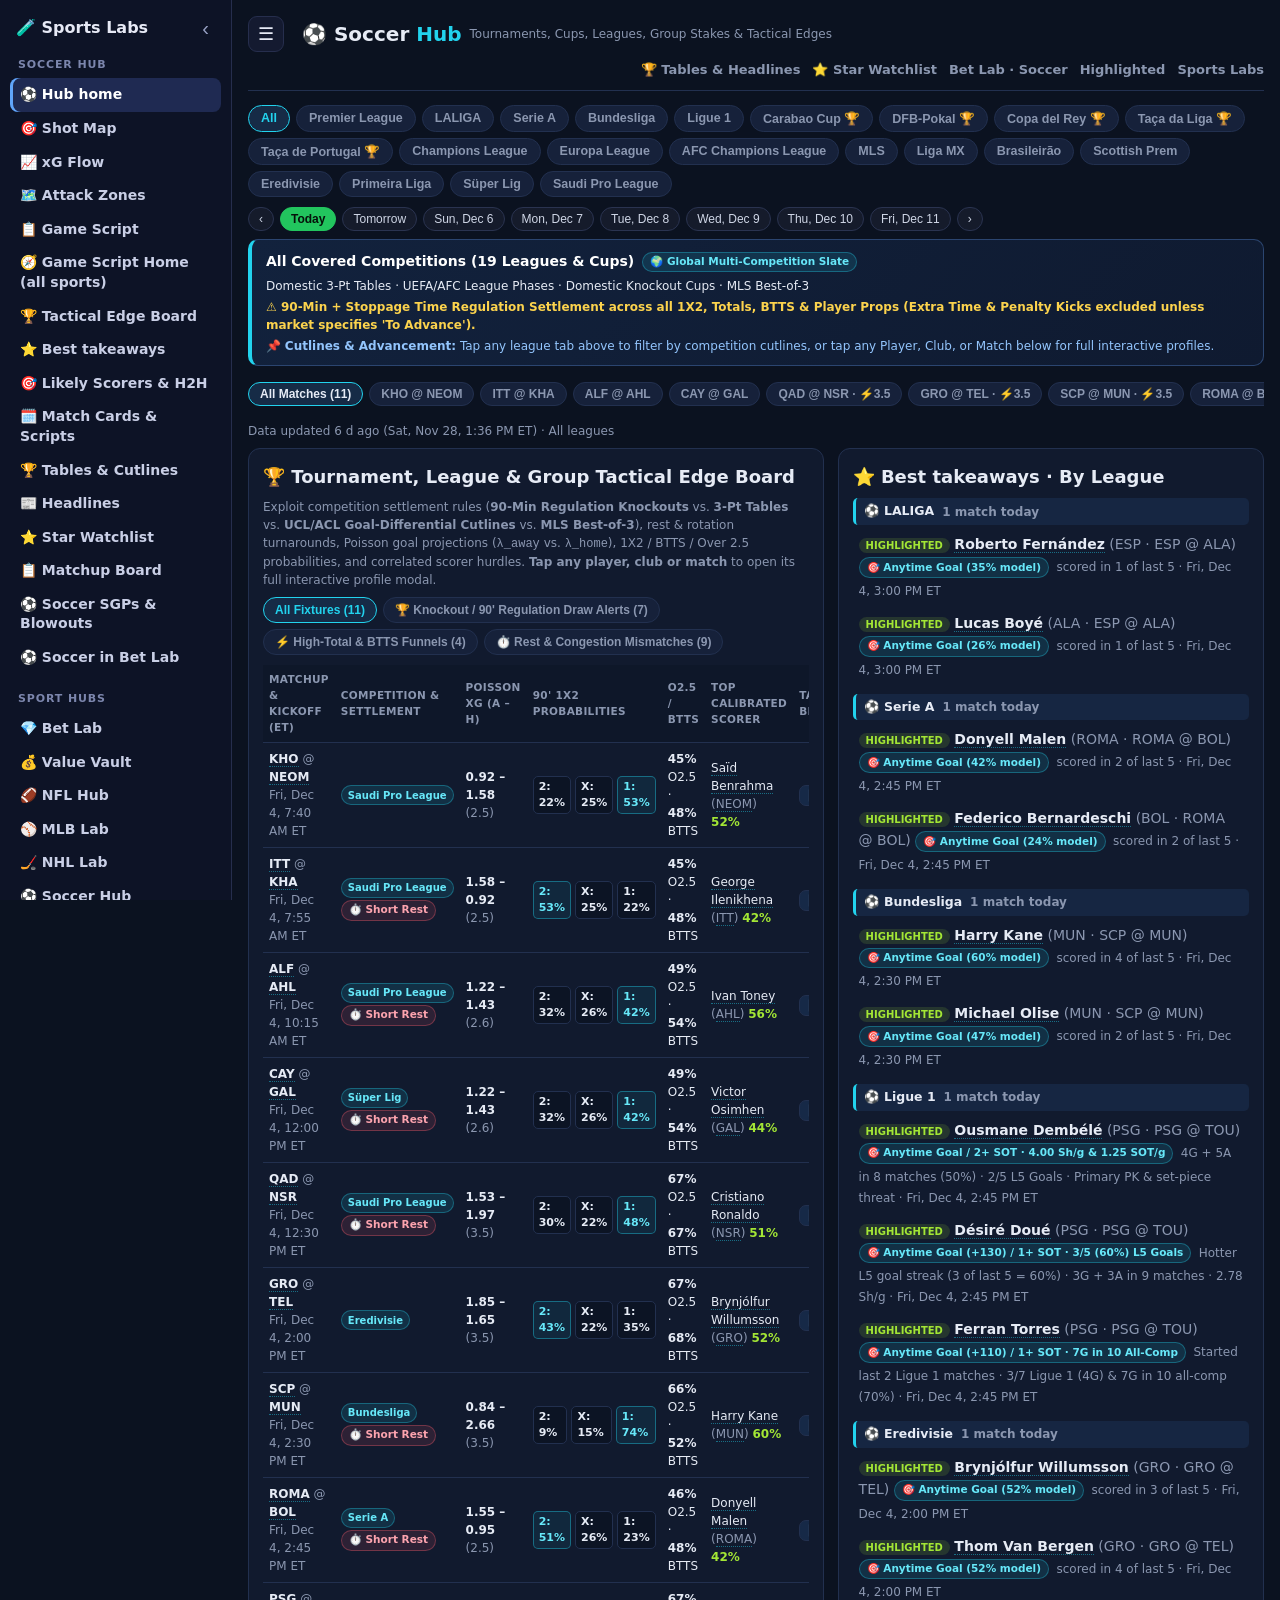
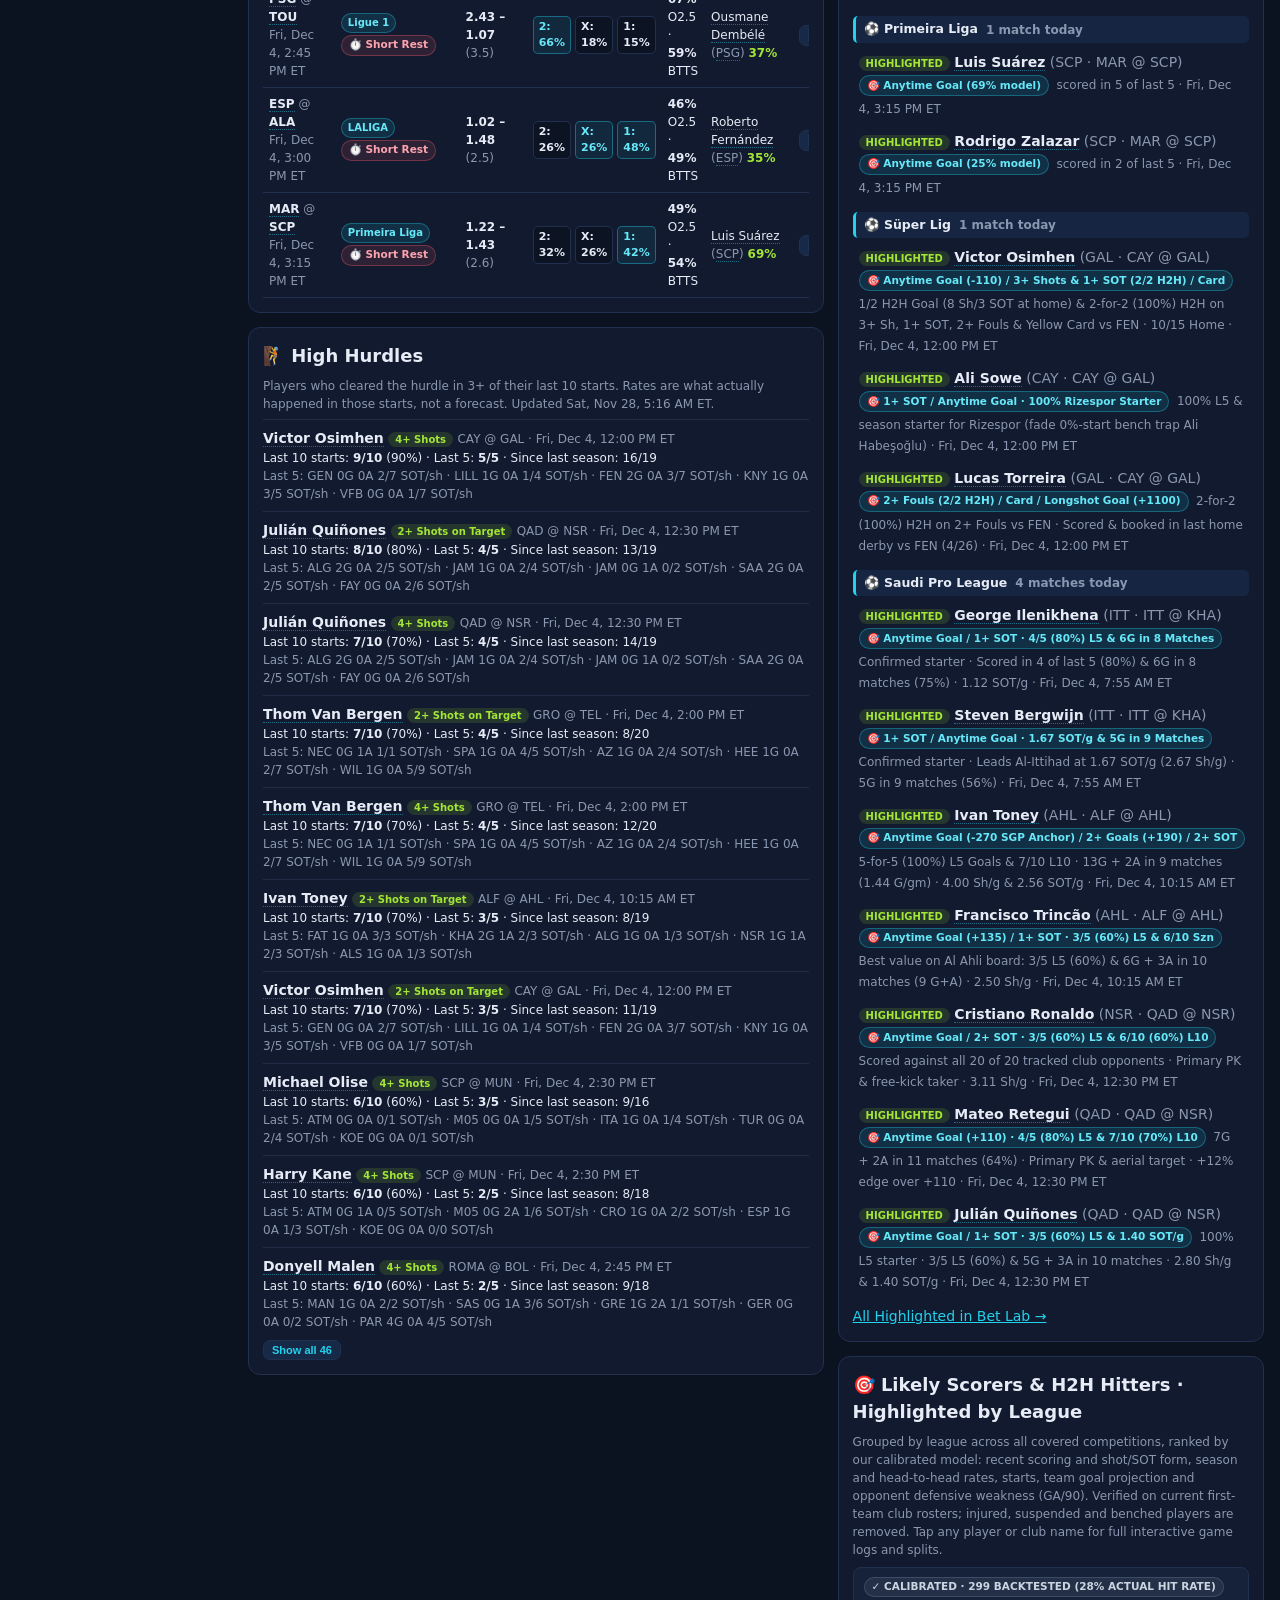
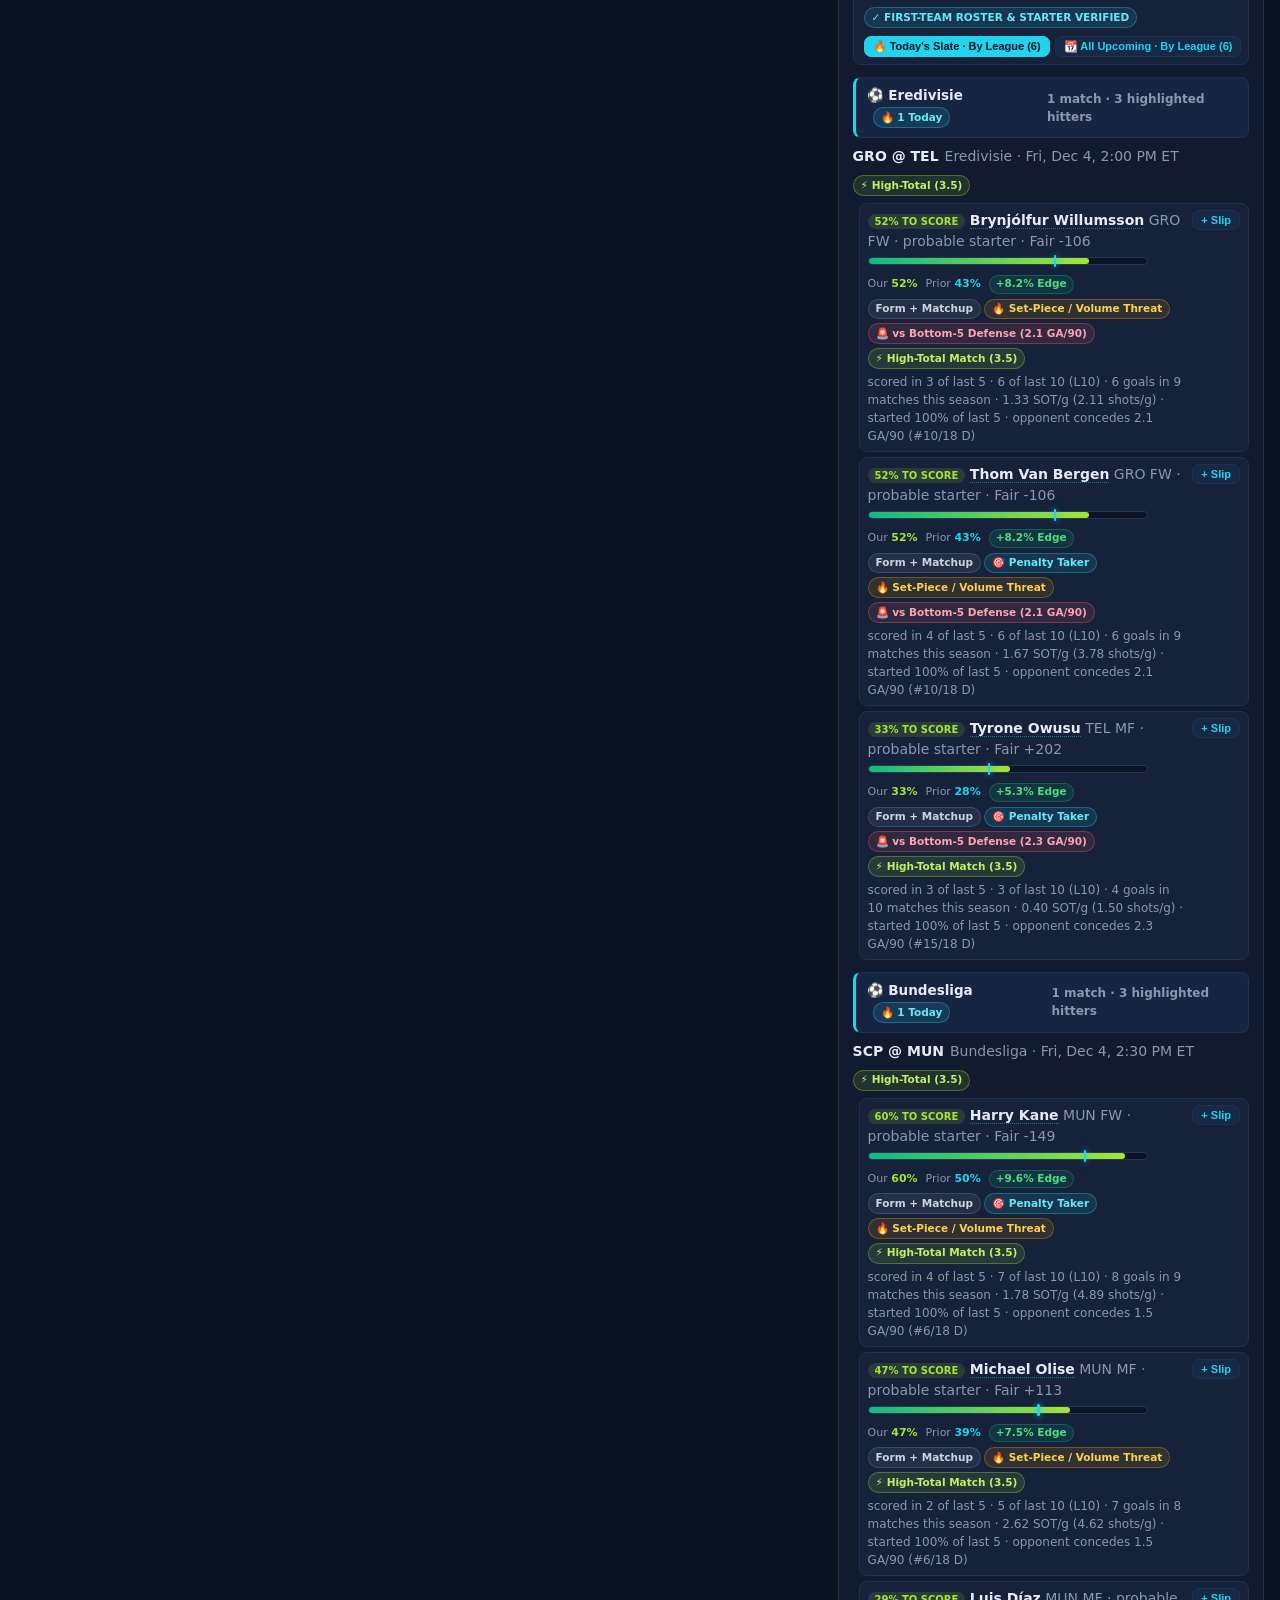
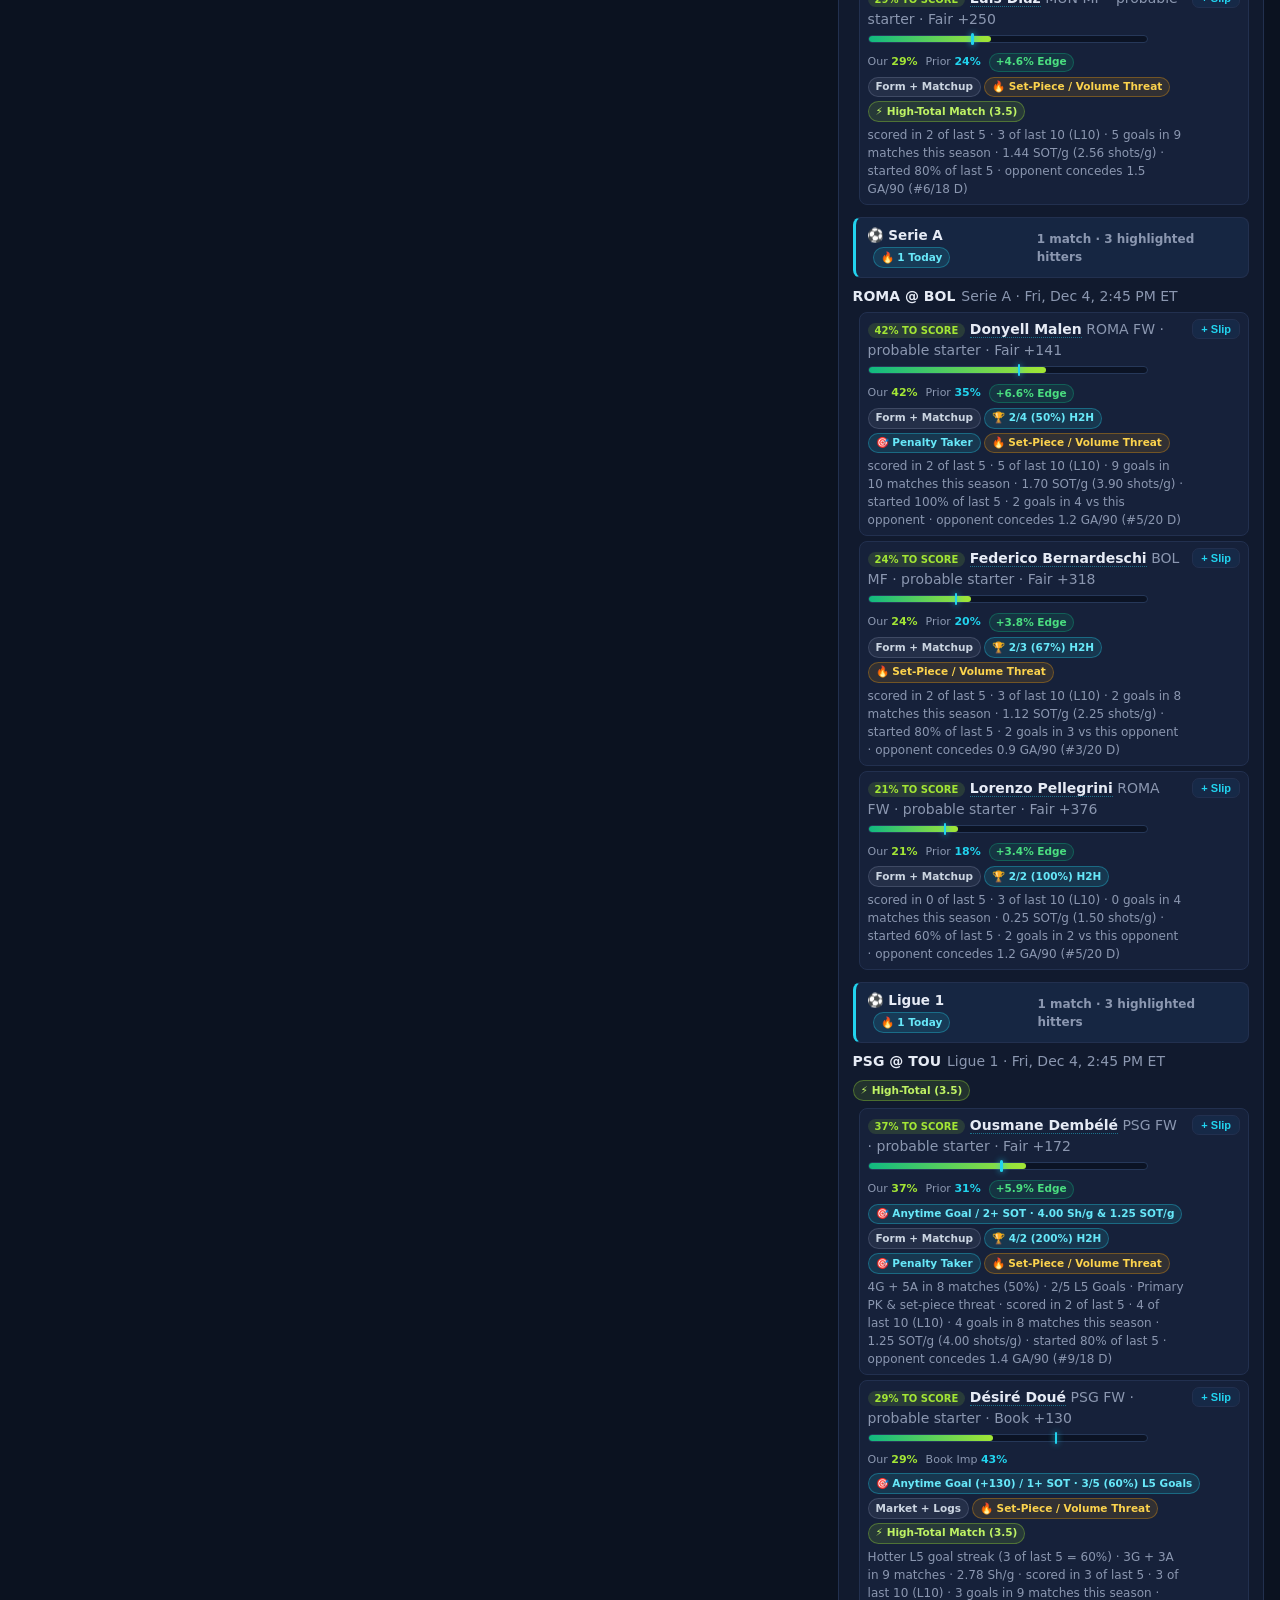
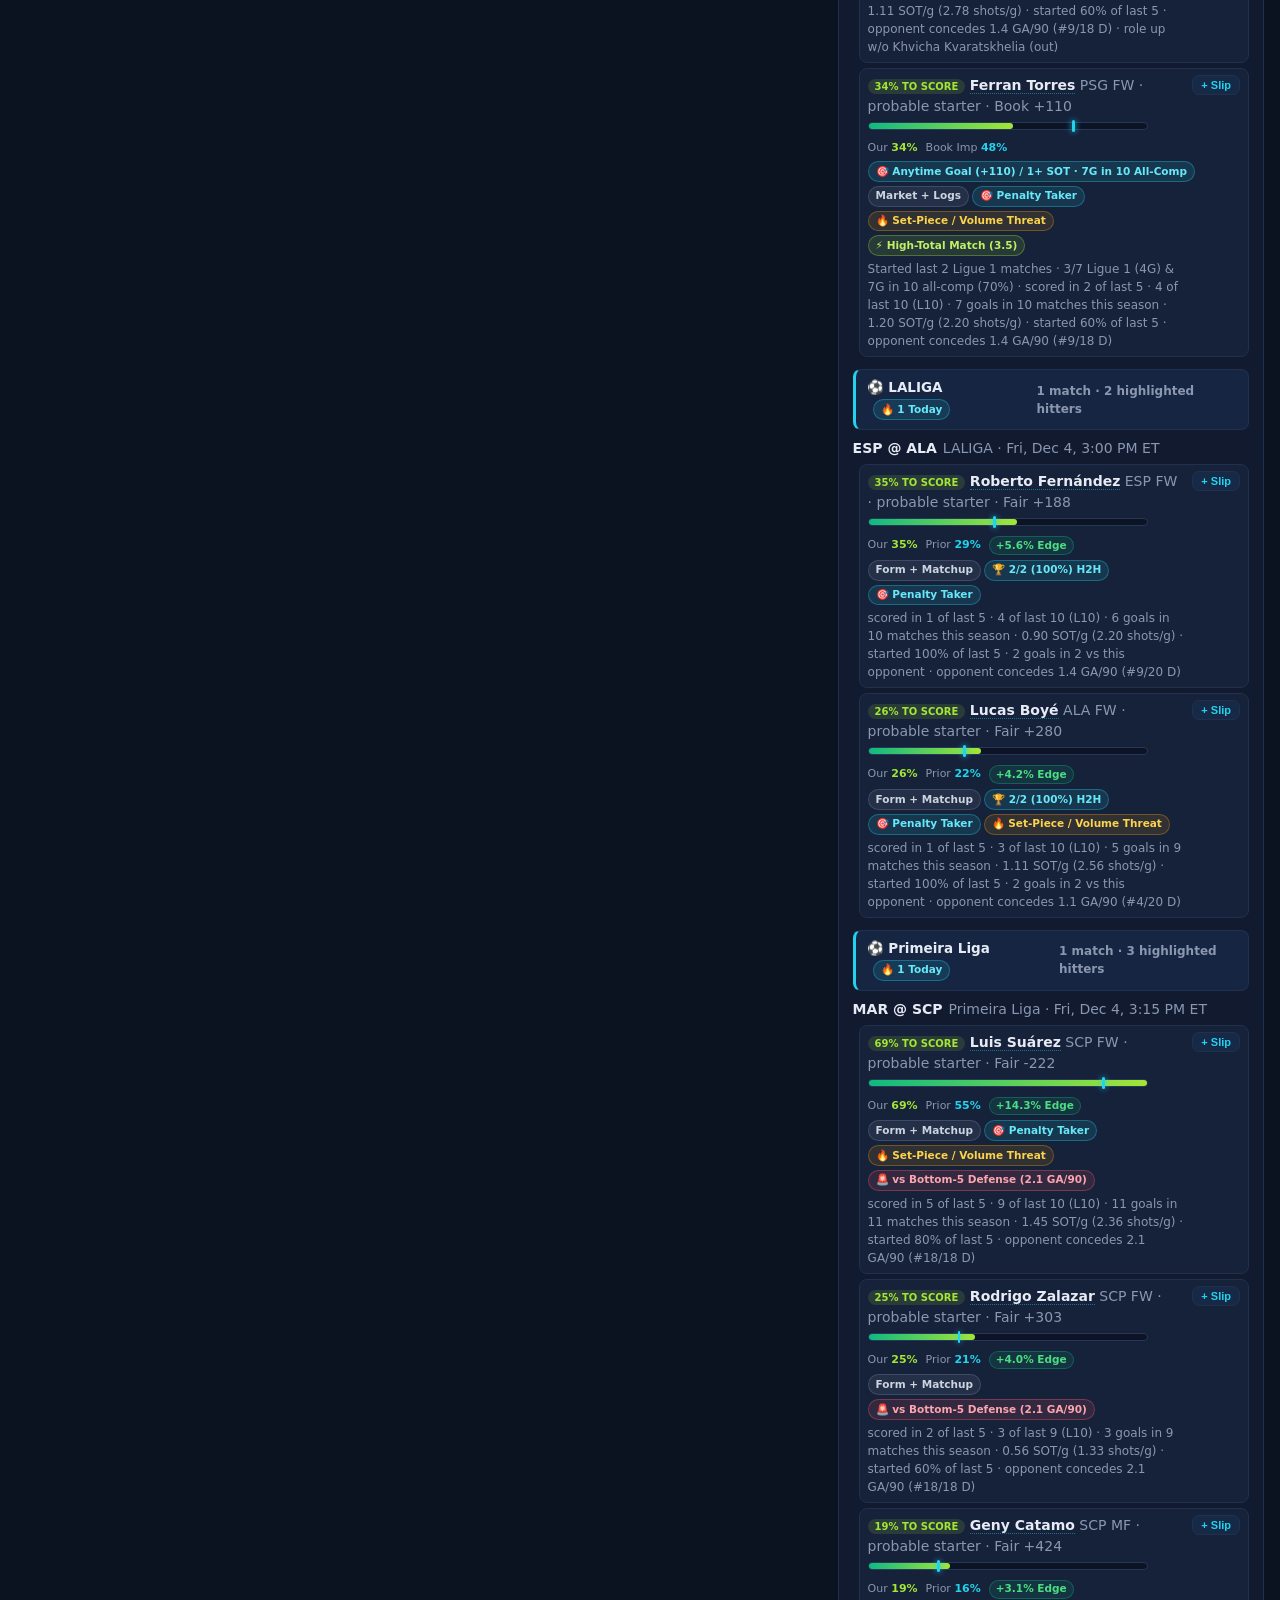
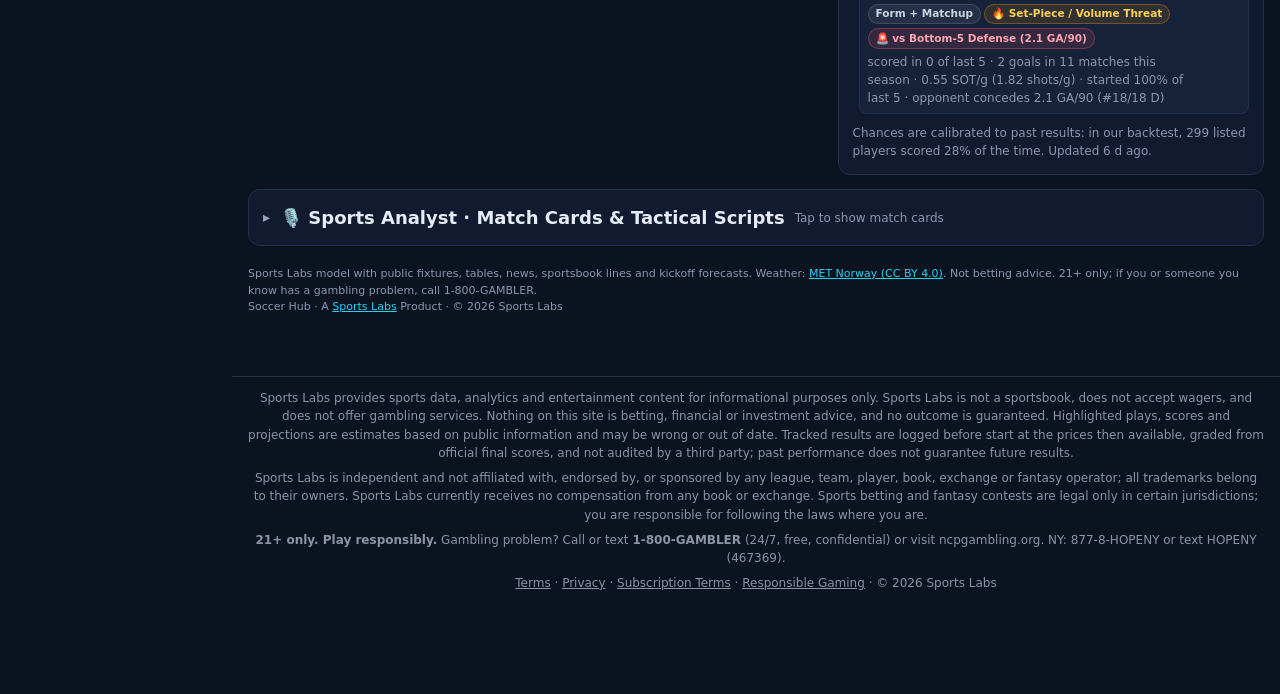
<file: index.html>
<!DOCTYPE html><html lang="en"><head><meta charset="utf-8"><script src="https://sportslabshq.com/sl/ds.js?v=1"></script><meta name="viewport" content="width=device-width,initial-scale=1"><meta name="robots" content="noindex"><meta name="theme-color" content="#0b1220">
<title>Soccer Hub · Sports Labs</title><link rel="stylesheet" href="style.css?v=lb4"><script src="https://sportslabshq.com/sl/sl.js?v=12" defer></script>
<script src="/sl-neutral.js?v=2" defer></script></head><body><div class="w">
<header><a class="logo" href="./">⚽ Soccer <b>Hub</b></a><span class="mut sm">Tournaments, Cups, Leagues, Group Stakes &amp; Tactical Edges</span><nav><a href="tables.html">🏆 Tables &amp; Headlines</a><a href="stars.html">⭐ Star Watchlist</a><a href="https://betlab.sportslabshq.com/#sport=soccer">Bet Lab · Soccer</a><a href="https://betlab.sportslabshq.com/sharp.html">Highlighted</a><a href="https://sportslabshq.com/">Sports Labs</a></nav></header>
<div id="lgs"></div><div id="days" class="days" aria-label="Choose day"></div><div id="recap"></div><div id="comp-banner"></div><div id="mrib" class="mrib" aria-label="Match filter"></div><div class="mut sm" id="upd" style="margin-bottom:8px"></div>
<div class="lay"><div class="lay-l"><div class="card"><h2>🏆 Tournament, League &amp; Group Tactical Edge Board</h2><div class="mut sm" style="margin-bottom:8px">Exploit competition settlement rules (<b>90-Min Regulation Knockouts</b> vs. <b>3-Pt Tables</b> vs. <b>UCL/ACL Goal-Differential Cutlines</b> vs. <b>MLS Best-of-3</b>), rest &amp; rotation turnarounds, Poisson goal projections (<code>λ_away</code> vs. <code>λ_home</code>), 1X2 / BTTS / Over 2.5 probabilities, and correlated scorer hurdles. <b>Tap any player, club or match</b> to open its full interactive profile modal.</div><div id="tac-board"></div></div>
<div class="card" id="hh-card"><h2>🧗 High Hurdles</h2><div id="hh"></div></div>
</div><div class="lay-r"><div class="card"><h2>⭐ Best takeaways · By League</h2><div id="take"></div></div>
<div class="card"><h2>🎯 Likely Scorers &amp; H2H Hitters · Highlighted by League</h2><div class="mut sm" style="margin-bottom:8px">Grouped by league across all covered competitions, ranked by our calibrated model: recent scoring and shot/SOT form, season and head-to-head rates, starts, team goal projection and opponent defensive weakness (GA/90). Verified on current first-team club rosters; injured, suspended and benched players are removed. Tap any player or club name for full interactive game logs and splits.</div><div id="scor"></div></div>
</div></div>
<details class="card" id="analyst"><summary><h2>🎙️ Sports Analyst · Match Cards &amp; Tactical Scripts</h2><span class="mut sm an-hint"></span></summary><div class="mut sm" style="margin-bottom:8px">Each match: competition settlement rule, table/group stakes, rest days, defensive GA/90, market line, and conditions. Tap any club, player, or <b>📊 Match Tactical Breakdown</b> for deep splits, or tap <b>+</b> to build a Multi-Match or Same-Game Parlay.</div><div class="grid" id="games"></div></details>
<div id="soc-tray" role="region" aria-label="Soccer Parlay and SGP Tray"></div>
<div id="sl-modal-root" class="sl-modal-bg" role="dialog" aria-modal="true" aria-label="Soccer Profile Modal"></div>
<footer>Sports Labs model with public fixtures, tables, news, sportsbook lines and kickoff forecasts. Weather: <a href="https://www.met.no/en" rel="noopener" target="_blank">MET Norway (CC BY 4.0)</a>. Not betting advice. 21+ only; if you or someone you know has a gambling problem, call 1-800-GAMBLER.<br>Soccer Hub · A <a href="https://sportslabshq.com/">Sports Labs</a> Product · © 2026 Sports Labs</footer></div>
<script>
window.HUB={short:"soccer",recSport:["soccer"],leagues:[
 ["eng.1","Premier League"],["esp.1","LALIGA"],["ita.1","Serie A"],["ger.1","Bundesliga"],["fra.1","Ligue 1"],
 ["eng.league_cup","Carabao Cup 🏆"],["ger.dfb_pokal","DFB-Pokal 🏆"],["esp.copa_del_rey","Copa del Rey 🏆"],["por.taca_liga","Taça da Liga 🏆"],["por.taca.portugal","Taça de Portugal 🏆"],
 ["uefa.champions","Champions League"],["uefa.europa","Europa League"],["afc.champions","AFC Champions League"],
 ["usa.1","MLS"],["mex.1","Liga MX"],["bra.1","Brasileirão"],["sco.1","Scottish Prem"],["ned.1","Eredivisie"],
 ["por.1","Primeira Liga"],["tur.1","Süper Lig"],["ksa.1","Saudi Pro League"]
],
cols:[["rank","#"],["gamesPlayed","GP"],["wins","W"],["ties","D"],["losses","L"],["pointDifferential","GD"],["points","Pts"]],
loadExtra:async()=>{const g=await j(BL+"data/games_soccer.json",[]);const m={};(g||[]).forEach(x=>m[x.id]=x);return {m}},
extra:(g,X)=>{const o=[],x=(X.m||{})[g.id],pos={};(D.standings||[]).forEach(r=>pos[r.team]=r.st.rank);
 const f=t=>t.form?` form ${esc(t.form)}`:"";
 if(pos[g.home.abbr]&&pos[g.away.abbr])o.push(`Table: ${g.home.abbr} ${pos[g.home.abbr]}${["","st","nd","rd"][pos[g.home.abbr]]||"th"} vs ${g.away.abbr} ${pos[g.away.abbr]}${["","st","nd","rd"][pos[g.away.abbr]]||"th"}.`);
 if(g.home.form||g.away.form)o.push(`Recent results (latest last):${f(g.home)?" "+g.home.abbr+f(g.home):""}${f(g.away)?"; "+g.away.abbr+f(g.away):""}.`);
 if(x&&x.ctx){const fl=(x.ctx.flags||[]);if(fl.length)o.push(`<b>Conditions:</b> ${fl.map(esc).join("; ")}.`);if(x.ctx.travel_km)o.push(`Away travel about ${Math.round(x.ctx.travel_km).toLocaleString()} km.`)}
 return o},
renderExtra:()=>{}};
</script><script src="https://betlab.sportslabshq.com/liveres.js?v=5"></script><script src="app.js?v=1119"></script><script src="https://sportslabshq.com/sl/sl-sports.js?v=2"></script><script src="navcfg.js?v=1106hub1"></script><script src="side.js"></script><script src="soccer-viz.js?v=1106hub1"></script><script defer src="profile-bridge.js"></script></body></html>
</file>
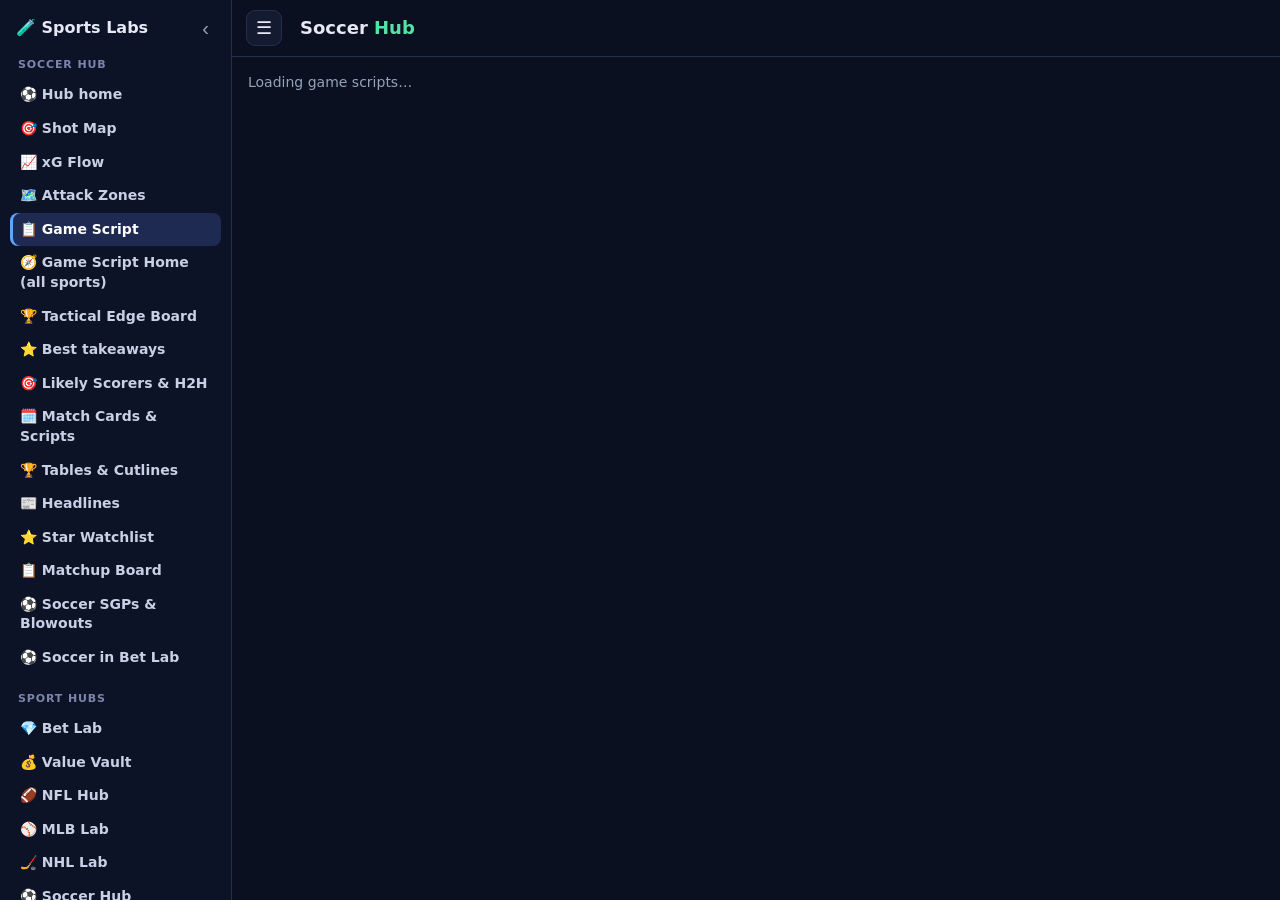
<file: game-script.html>
<!DOCTYPE html><html lang="en"><head><meta charset="utf-8"><script src="https://sportslabshq.com/sl/ds.js?v=1"></script><meta name="viewport" content="width=device-width,initial-scale=1">
<title>Soccer Game Script · Sports Labs</title><meta name="description" content="Soccer Game Script: validated projected scripts, pace and flow, key matchups and the props tied to each script.">
<style>body{margin:0;background:#0b1020;color:#e6e9f5;font:14px/1.4 system-ui,-apple-system,Segoe UI,Roboto,sans-serif}header.gsh{display:flex;align-items:center;gap:10px;padding:10px 14px;border-bottom:1px solid #262e4d}header.gsh a.logo{font-weight:800;font-size:18px;color:#e6e9f5;text-decoration:none}header.gsh a.logo b{color:#53e3a6}</style>
</head><body>
<header class="gsh"><a class="logo" href="./">Soccer <b>Hub</b></a></header>
<main id="sl-gs"><div style="padding:16px;color:#94a3b8">Loading game scripts…</div></main>
<script src="https://sportslabshq.com/sl/game-script.js?v=7"></script><script>SLGameScript.mount(document.getElementById("sl-gs"),{sport:"soccer"})</script>
<script src="https://sportslabshq.com/sl/sl-sports.js?v=2"></script><script src="navcfg.js"></script><script src="side.js"></script><script src="https://sportslabshq.com/sl/sl.js?v=12" defer></script>
</body></html>
</file>
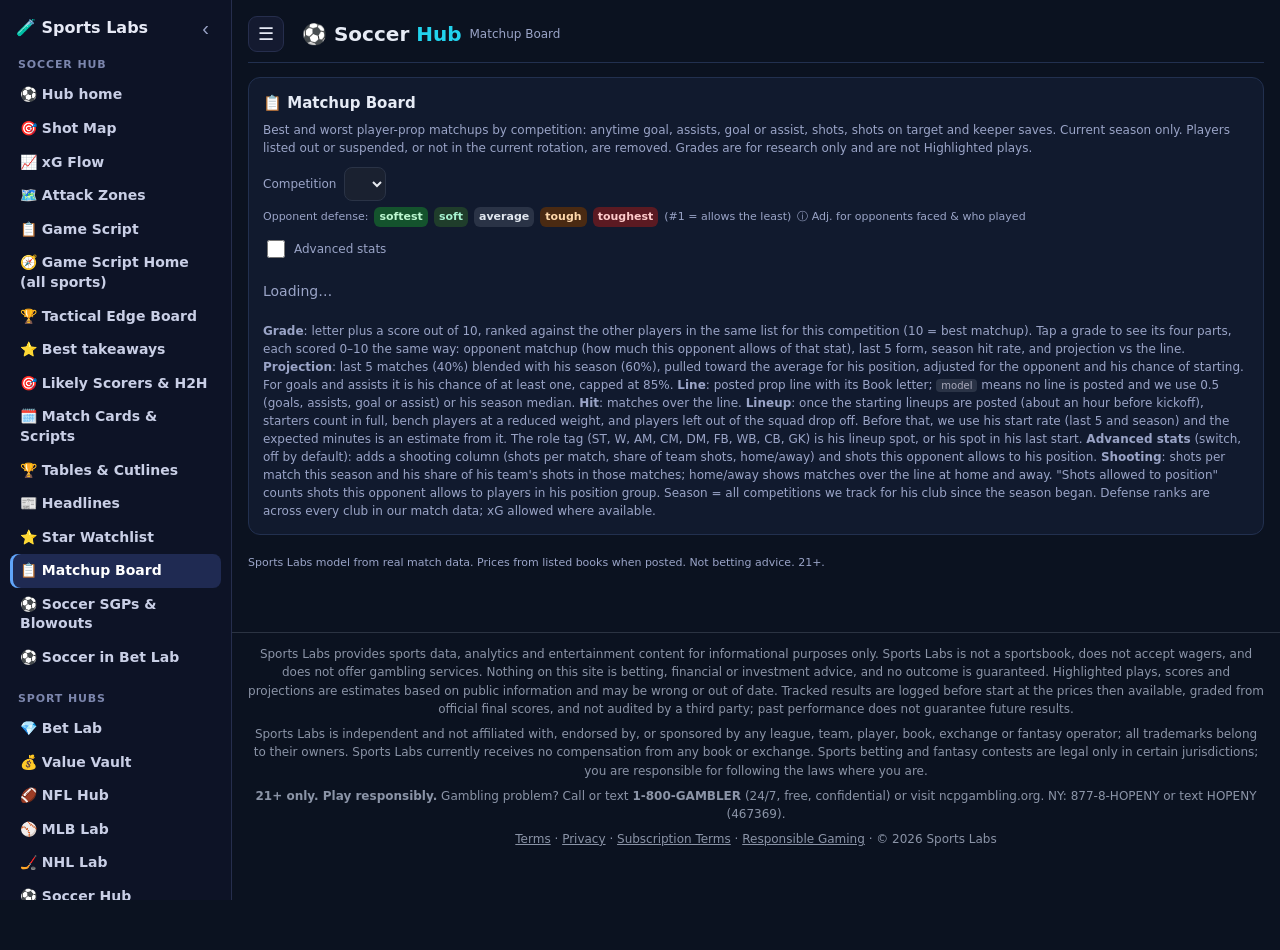
<file: matchup-board.html>
<!DOCTYPE html><html lang="en"><head><meta charset="utf-8"><script src="https://sportslabshq.com/sl/ds.js?v=1"></script><meta name="viewport" content="width=device-width,initial-scale=1"><meta name="robots" content="noindex"><title>Matchup Board · Soccer Hub · Sports Labs</title><link rel="stylesheet" href="style.css"><script src="navcfg.js"></script><script src="side.js" defer></script><script src="https://sportslabshq.com/sl/sl.js?v=12" defer></script>
<style>:root{--mut:#9aa4c7}.mut{color:var(--mut)}.sm{font-size:12px}.sub{color:#9aa4c7;font-size:12px;margin:4px 0 10px}
.tabs{display:flex;flex-wrap:wrap;gap:6px;margin:8px 0}.tabs button,.more{background:#1a2130;color:#e6e9ef;border:1px solid #2a3346;border-radius:8px;padding:7px 12px;cursor:pointer;font-size:13px}.tabs button.on{background:#2f6df6;border-color:#2f6df6}.more{margin:6px 6px 0 0}
select{background:#1a2130;color:#e6e9ef;border:1px solid #2a3346;border-radius:8px;padding:7px 10px;font-size:14px;max-width:100%}
h2{font-size:15px;margin:18px 0 6px}h2.b{color:#3ecf8e}h2.w{color:#ff5d6c}.wrap{overflow-x:auto}table{border-collapse:collapse;width:100%;min-width:980px}th,td{padding:7px 8px;border-bottom:1px solid #1d2535;text-align:left;white-space:nowrap;font-size:13px}th{color:#9aa4c7;font-size:11px;text-transform:uppercase}
.g{display:inline-block;min-width:30px;text-align:center;border-radius:6px;font-weight:700;padding:3px 6px}.gA{background:#14532d;color:#86efac}.gB{background:#1e3a5f;color:#93c5fd}.gC{background:#4a3b12;color:#fcd34d}.gD,.gF{background:#5b1a22;color:#fca5a5}
.bars span{display:inline-block;width:9px;height:16px;margin-right:2px;border-radius:2px}.h{background:#3ecf8e}.m{background:#ff5d6c}.tag{font-size:10px;padding:1px 5px;border-radius:4px;background:#2a3346;color:#aab}
.rk{display:inline-block;min-width:34px;text-align:center;border-radius:6px;padding:2px 5px;font-weight:700}.r5{background:#14532d;color:#bbf7d0}.r4{background:#1f3d2b;color:#a7f3d0}.r3{background:#2a3346;color:#e2e8f0}.r2{background:#4a2a12;color:#fed7aa}.r1{background:#5b1a22;color:#fecaca}
.leg{display:flex;flex-wrap:wrap;gap:6px;align-items:center;font-size:11px;margin:6px 0}.up{color:#3ecf8e}.dn{color:#ff8a95}.gd summary{list-style:none;cursor:pointer}.gd summary::-webkit-details-marker{display:none}.gp{background:#111827;border:1px solid #2a3346;border-radius:8px;padding:6px 8px;margin-top:4px;font-size:12px;min-width:190px;white-space:normal}sup.adjm{font-size:8px;opacity:.75;margin-left:1px;font-weight:600}.adjn .gp{display:block}.gp div{display:flex;justify-content:space-between;gap:10px}.mut2{color:#9aa4c7;font-size:11px}.notes{color:#9aa4c7;font-size:12px;margin-top:20px;line-height:1.5}
.ctl{display:flex;flex-wrap:wrap;gap:8px;align-items:center}@media(max-width:480px){.tabs button{padding:7px 9px;font-size:12px}}</style><script src="/sl-neutral.js?v=2" defer></script></head><body><div class="w">
<header><a class="logo" href="./">⚽ Soccer <b>Hub</b></a><span class="mut sm">Matchup Board</span></header>
<div class="card"><h2 style="margin-top:0">📋 Matchup Board <span class="mut sm" id="meta"></span></h2>
<div class="sub">Best and worst player-prop matchups by competition: anytime goal, assists, goal or assist, shots, shots on target and keeper saves. Current season only. Players listed out or suspended, or not in the current rotation, are removed. Grades are for research only and are not Highlighted plays.</div>
<div class="ctl"><label class="mut sm" for="comp">Competition</label><select id="comp"></select><span id="days" class="tabs" style="margin:0"></span></div>
<div class="leg"><span class="mut2">Opponent defense:</span> <span class="rk r5">softest</span><span class="rk r4">soft</span><span class="rk r3">average</span><span class="rk r2">tough</span><span class="rk r1">toughest</span><span class="mut2">(#1 = allows the least)</span><details class="adjn" style="display:inline-block"><summary class="mut2" style="cursor:pointer;list-style:none">ⓘ Adj. for opponents faced &amp; who played</summary><div class="gp" style="max-width:420px">Ranks marked <sup class="adjm">adj</sup> are adjusted two ways. <b>Opponents faced:</b> each match is compared with what that attack usually produces, so keeping a strong attack quiet counts more than keeping a weak one quiet. <b>Who played:</b> a heavy defeat with a backup keeper in goal, or with regular defenders missing, counts for less, and keeping an attack quiet when its top attacker didn't start counts for less. Turn on Advanced stats to see raw vs adjusted ranks.</div></details></div>
<label class="mut sm" style="display:inline-flex;align-items:center;gap:6px;cursor:pointer;margin:4px 0"><input type="checkbox" id="adv" style="width:18px;height:18px"> Advanced stats</label><div class="tabs" id="tabs"></div><div id="v"><div class="mut">Loading…</div></div>
<div class="notes"><b>Grade</b>: letter plus a score out of 10, ranked against the other players in the same list for this competition (10 = best matchup). Tap a grade to see its four parts, each scored 0–10 the same way: opponent matchup (how much this opponent allows of that stat), last 5 form, season hit rate, and projection vs the line. <b>Projection</b>: last 5 matches (40%) blended with his season (60%), pulled toward the average for his position, adjusted for the opponent and his chance of starting. For goals and assists it is his chance of at least one, capped at 85%. <b>Line</b>: posted prop line with its Book letter; <span class="tag">model</span> means no line is posted and we use 0.5 (goals, assists, goal or assist) or his season median. <b>Hit</b>: matches over the line. <b>Lineup</b>: once the starting lineups are posted (about an hour before kickoff), starters count in full, bench players at a reduced weight, and players left out of the squad drop off. Before that, we use his start rate (last 5 and season) and the expected minutes is an estimate from it. The role tag (ST, W, AM, CM, DM, FB, WB, CB, GK) is his lineup spot, or his spot in his last start. <b>Advanced stats</b> (switch, off by default): adds a shooting column (shots per match, share of team shots, home/away) and shots this opponent allows to his position. <b>Shooting</b>: shots per match this season and his share of his team's shots in those matches; home/away shows matches over the line at home and away. "Shots allowed to position" counts shots this opponent allows to players in his position group. Season = all competitions we track for his club since the season began. Defense ranks are across every club in our match data; xG allowed where available.</div></div>
<footer>Sports Labs model from real match data. Prices from listed books when posted. Not betting advice. 21+.</footer></div>
<script>
const CN={goal:'Anytime Goal',ast:'Assists',ga:'Goal or Assist',shots:'Shots',sot:'Shots on Target',saves:'Saves'},UN={shots:'shots',sot:'on target',saves:'saves'},BIN={goal:1,ast:1,ga:1};
let ADV=localStorage.getItem('smb-adv')==='1',D,comp,cat='goal',day='all',N={best:10,worst:10};const E=s=>String(s??'').replace(/[&<>"]/g,c=>({'&':'&amp;','<':'&lt;','>':'&gt;','"':'&quot;'}[c]));
const etd=t=>new Date(t).toLocaleDateString('en-CA',{timeZone:'America/New_York'}),today=etd(new Date());
function rkC(r,n){const q=r/n;return q>.8?'r5':q>.6?'r4':q>.4?'r3':q>.2?'r2':'r1'}
function proj(r,c){if(BIN[c])return `${c=='goal'?'Goal':c=='ast'?'Assist':'Goal or assist'} chance <b>${r.chance}%</b>`;const e=Math.round((r.proj-r.line)*10)/10;return `Proj <b>${r.proj}</b> ${UN[c]} vs ${r.line} <span class="${e>=0?'up':'dn'}">${e>=0?'+':''}${e}</span>`}
function parts(r){return `<details class="gd"><summary><span class="g g${r.grade[0]}">${r.grade} ${r.g10.toFixed(1)}</span></summary><div class="gp">${r.parts.map(p=>`<div><span>${p[0]}</span><b>${p[1].toFixed(1)}</b></div>`).join('')}<div class="mut2">Each part is scored 0–10 against the other ${CN[cat]} players in this competition.</div></div></details>`}
function row(r,c){const bars=r.l5.map(v=>`<span class="${v>r.line?'h':'m'}"></span>`).join(''),pc=(a,b)=>b?Math.round(100*a/b)+'%':'—';
const odds=r.price!=null?(r.price>0?'+':'')+r.price+' '+(r.book||''):'<span class="mut">no price yet</span>';
return `<tr><td><b>${E(r.name)}</b> <span class="tag">${E(r.role||r.pos||'—')}</span>${r.lineup=='starting'?' <span class="tag" style="background:#14532d;color:#bbf7d0">Starting XI</span>':r.lineup=='bench'?' <span class="tag" style="background:#4a2a12;color:#fed7aa">Bench</span>':''}<div class="mut">${E(r.team)} ${r.site} ${E(r.opp)} · ${new Date(r.time).toLocaleString('en-US',{weekday:'short',hour:'numeric',minute:'2-digit',timeZone:'America/New_York'})} ET</div></td><td>${parts(r)}</td>
<td>${BIN[c]?'Yes 0.5':'O/U '+r.line} <span class="tag">${r.src}</span><div class="mut">${odds}</div></td><td class="bars">${bars} <span class="mut">${r.hits}/${r.l5.length}</span></td><td>${BIN[c]?pc(r.l5.filter(v=>v>r.line).length,r.l5.length):r.l5avg}</td>
<td>${r.szn_hits}/${r.szn_n} <span class="mut">${pc(r.szn_hits,r.szn_n)}</span></td>${BIN[c]?'':`<td>${r.szn_avg}</td>`}${c=='goal'?`<td>${r.g2}% <span class="mut">· L5 ${r.g2_l5}/${r.l5.length}</span></td>`:''}
<td>${proj(r,c)}</td>${!ADV?'':`<td>${r.shot_share!=null?`${r.spm} shots/match · ${r.shot_share}% of team shots`:`${r.spm} shots/match`}<div class="mut">Home ${r.ha.home[0]}/${r.ha.home[1]} · Away ${r.ha.away[0]}/${r.ha.away[1]} over the line</div></td>`}<td>${r.st_l5}% <span class="mut">· szn ${r.st_szn}%</span><div class="mut">${r.mins}</div></td>
${r.cols.filter(x=>ADV||!/position/.test(x[0])).map(x=>`<td>${x[2]?`<span class="rk ${rkC(x[2],x[3])}"${x[4]?' title="Adj. for opponents faced &amp; who played"':''}>#${x[2]}${x[4]?'<sup class="adjm">adj</sup>':''}</span> <span class="mut">${x[1]}</span>${ADV&&x[4]?`<div class="mut2">raw #${x[4]} <span class="mut">${x[5]}</span> → adj #${x[2]}</div>`:''}`:'<span class="mut">—</span>'}</td>`).join('')}</tr>`}
function list(){let L=D.comps[comp].cats[cat].best.filter(r=>new Date(r.time)>Date.now());if(day!='all')L=L.filter(r=>etd(r.time)==day);return L}
function tbl(k){const c=cat,A=list(),L=k=='best'?A:A.slice().reverse();if(!L.length)return `<div class="mut" style="margin:12px 0">No upcoming matches for this day (matches drop off at kickoff).</div>`;const h=L[0].cols.filter(x=>ADV||!/position/.test(x[0])).map(x=>`<th>${x[0]}</th>`).join('');
return `<h2 class="${k[0]}">Top ${Math.min(N[k],L.length)} ${k=='best'?'Best':'Worst'} · ${CN[c]}</h2><div class="wrap"><table><tr><th>Player</th><th>Grade</th><th>Line</th><th>L5 hit</th><th>${BIN[c]?'L5 rate':'L5 avg'}</th><th>Season hit</th>${BIN[c]?'':'<th>Season avg</th>'}${c=='goal'?'<th>2+ goals</th>':''}<th>Projection</th>${ADV?'<th>Shooting · Home/Away</th>':''}<th>Lineup · Starts (L5)</th>${h}</tr>${L.slice(0,N[k]).map(r=>row(r,c)).join('')}</table></div>${N[k]<L.length?`<button class="more" onclick="N.${k}+=10;draw()">Show 10 more (${Math.min(N[k]+10,L.length)} of ${L.length})</button>`:''}${N[k]>10?`<button class="more" onclick="N.${k}=10;draw()">Back to Top 10</button>`:''}`}
function draw(){const C=D.comps[comp],ks=['goal','ast','ga','shots','sot','saves'].filter(k=>C.cats[k]);if(!C.cats[cat])cat=ks[0];
const ds=[...new Set(C.games.map(g=>etd(g.time)))].sort();if(day!='all'&&!ds.includes(day))day='all';
document.getElementById('days').innerHTML=(ds.length>1?[['all','All days'],...ds.map(d=>[d,d==today?'Today':new Date(d+'T12:00Z').toLocaleDateString('en-US',{weekday:'short',month:'short',day:'numeric'})])]:[]).map(([k,l])=>`<button class="${k==day?'on':''}" onclick="day='${k}';N={best:10,worst:10};draw()">${l}</button>`).join('');
document.getElementById('tabs').innerHTML=ks.map(k=>`<button class="${k==cat?'on':''}" onclick="cat='${k}';N={best:10,worst:10};draw()">${CN[k]}</button>`).join('');
document.getElementById('v').innerHTML=tbl('best')+tbl('worst')}
document.getElementById('adv').checked=ADV;document.getElementById('adv').onchange=e=>{ADV=e.target.checked;try{localStorage.setItem('smb-adv',ADV?'1':'0')}catch(_){}if(D)draw()};
fetch('https://betlab.sportslabshq.com/data/soccer_matchups.json?t='+Date.now()).then(r=>r.json()).then(d=>{D=d;comp=d.default;const C=d.comps[comp];if(C&&C.games.some(g=>etd(g.time)==today&&new Date(g.time)>Date.now()))day=today;
document.getElementById('comp').innerHTML=d.order.map(k=>`<option value="${k}" ${k==comp?'selected':''}>${E(d.comps[k].name)} (${d.comps[k].games.length} matches)</option>`).join('');
document.getElementById('comp').onchange=e=>{comp=e.target.value;day='all';N={best:10,worst:10};const C=D.comps[comp];if(C.games.some(g=>etd(g.time)==today&&new Date(g.time)>Date.now()))day=today;draw()};
document.getElementById('meta').textContent='updated '+new Date(d.updated).toLocaleString('en-US',{timeZone:'America/New_York',month:'short',day:'numeric',hour:'numeric',minute:'2-digit'})+' ET';draw()})
</script></body></html>
</file>
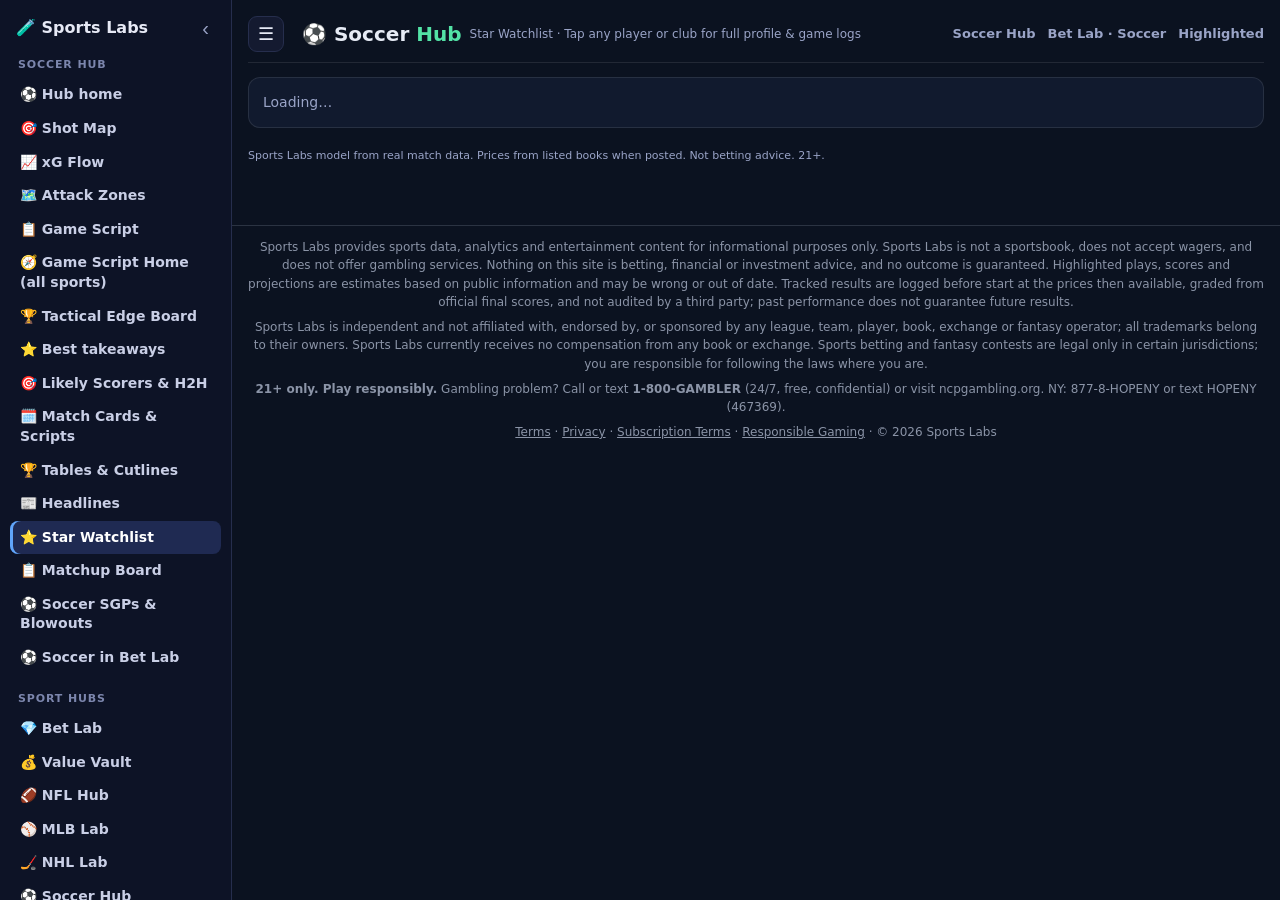
<file: stars.html>
<!DOCTYPE html><html lang="en"><head><meta charset="utf-8"><script src="https://sportslabshq.com/sl/ds.js?v=1"></script><meta name="viewport" content="width=device-width,initial-scale=1"><title>Star Watchlist · Soccer Hub · Sports Labs</title><link rel="stylesheet" href="style.css">
<style>:root{--txt:#e6ebf5;--mut:#9aa4c7;--line:#ffffff18;--acc:#53e3a6}.ok{color:var(--acc)}.mut{color:var(--mut)}</style><script src="https://sportslabshq.com/sl/sl.js?v=12" defer></script><script src="/sl-neutral.js?v=2" defer></script></head><body><div class="w">
<header><a class="logo" href="./">⚽ Soccer <b>Hub</b></a><span class="mut sm">Star Watchlist · Tap any player or club for full profile &amp; game logs</span><nav><a href="./">Soccer Hub</a><a href="https://betlab.sportslabshq.com/#sport=soccer">Bet Lab · Soccer</a><a href="https://betlab.sportslabshq.com/sharp.html">Highlighted</a></nav></header>
<div id="stars"><div class="card mut">Loading…</div></div>
<div id="sl-modal-root" class="sl-modal-bg" role="dialog" aria-modal="true" aria-label="Soccer Profile Modal"></div>
<footer>Sports Labs model from real match data. Prices from listed books when posted. Not betting advice. 21+.</footer></div>
<script>
const $=id=>document.getElementById(id),esc=s=>String(s??"").replace(/[&<>"]/g,c=>({"&":"&amp;","<":"&lt;",">":"&gt;",'"':"&quot;"}[c])),am=p=>p>0?"+"+p:p;
const tm=t=>new Date(t).toLocaleString("en-US",{weekday:"short",hour:"numeric",minute:"2-digit",timeZone:"America/New_York"})+" ET";
let W=null,WS="gapg",HP=null,M_ST={span:"this_szn",stat:"sot",p:null,t:null};
const WC=[["player","Player"],["apps","Apps"],["g","G"],["a","A"],["gpg","G/app"],["gapg","G+A/app"],["sotpg","SOT/app"],["braces","Braces"],["hats","Hat tricks"],["gc2","2+ G+A"],["a2","2+ A"]];
function stars(){if(!W){$("stars").innerHTML="";return}const R=W.rows.slice().sort((a,b)=>WS=="player"?a.player.localeCompare(b.player):(b[WS]-a[WS]));
 $("stars").innerHTML=`<div class="card" style="margin-bottom:12px;overflow-x:auto"><div style="padding:8px 0 4px;font-weight:800">⭐ Star Watchlist <span class="mut" style="font-weight:500">core + auto-added on 2026-27 pace · tap a column to sort · tap any player or club for full interactive profile</span></div>
 <table style="width:100%;border-collapse:collapse;font-size:12px"><tr>${WC.map(([k,l])=>`<th data-k="${k}" style="text-align:${k=="player"?"left":"right"};color:${k==WS?"var(--txt)":"var(--mut)"};cursor:pointer;padding:4px;font-size:10px;text-transform:uppercase">${l}</th>`).join("")}<th style="text-align:left;color:var(--mut);font-size:10px;padding:4px">NEXT · STATUS</th><th style="text-align:left;color:var(--mut);font-size:10px;padding:4px">LAST 5 (G/A)</th><th style="text-align:right;color:var(--mut);font-size:10px;padding:4px">ATG</th></tr>
 ${R.map(r=>`<tr style="border-top:1px solid var(--line)">${WC.map(([k])=>`<td style="padding:5px 4px;text-align:${k=="player"?"left":"right"}">${k=="player"?`<b><span class="pl-lk soc-plink" data-soc-player="${esc(r.player)}" data-soc-aid="${esc(r.aid||"")}" data-soc-team="${esc(r.club||"")}">${esc(r.player)}</span></b>${r.core?" ⭐":""} <span class="mut tm-lk soc-tlink" data-soc-team="${esc(r.club||"")}" data-soc-lg="${esc(r.lg||"")}">${esc(r.club||"")}</span>`:r[k]}</td>`).join("")}<td style="padding:5px 4px">${r.next?`${esc(r.next.opp)} · ${tm(r.next.time)}<br><span class="${r.today?"ok":"mut"}" style="font-weight:700">${r.today?"Playing today · ":""}${esc(r.lineup||"")}</span>`:'<span class="mut">no match in 10 days</span>'}</td><td style="padding:5px 4px" class="l5">${r.l5.map(x=>x[1]+"/"+x[2]).join(" ")}</td><td style="padding:5px 4px;text-align:right">${r.price!=null?am(r.price):'<span class="mut">no price</span>'}</td></tr>`).join("")}</table>
 <div class="mut" style="padding:6px 0">${esc(W.criteria.note)}. Auto-add: ${W.criteria.min_apps}+ apps, ${W.criteria.min_starts}+ starts, ${W.criteria.goals_per_app}+ goals/app, ${W.criteria.ga_per_app}+ G+A/app, ${W.criteria.sot_per_app}+ SOT/app.</div></div>`;
 $("stars").querySelectorAll("th[data-k]").forEach(t=>t.onclick=()=>{WS=t.dataset.k;stars()})}
function nk(s){return String(s||"").normalize("NFKD").replace(/[\u0300-\u036f]/g,"").toLowerCase().replace(/[^a-z0-9 ]/g,"").trim()}
function openPl(aid,nm,tm){
 if(!HP)return;
 const p=(aid&&HP.players[aid])||(HP.name_index&&HP.name_index[nk(nm)]&&HP.players[HP.name_index[nk(nm)]])||Object.values(HP.players).find(x=>nk(x.player)===nk(nm));
 if(!p)return;
 const wS=(p.windows&&p.windows.Season)||{},arr=(p.this_szn||[]).slice(-10),root=$("sl-modal-root");
 root.innerHTML=`<div class="sl-modal"><button class="sl-modal-close" onclick="$('sl-modal-root').classList.remove('open')">×</button><div class="sl-m-hdr"><div><h3 class="sl-m-title">${esc(p.player)} <span class="sbadge pk">${esc(p.pos||"FW")}</span></h3><div class="sl-m-sub">Club: <b>${esc(p.team)}</b> · League: <b>${esc((p.lg||"").toUpperCase())}</b></div></div></div><div class="sl-kpi-grid"><div class="sl-kpi"><div class="k">Season Goals</div><div class="v" style="color:var(--acc2)">${wS.g||0}G</div><div class="s">${wS.gpg||0}/g (${wS.gp||0} GP)</div></div><div class="sl-kpi"><div class="k">Assists</div><div class="v">${wS.a||0}A</div><div class="s">${wS.gapg||0} G+A/g</div></div><div class="sl-kpi"><div class="k">SOT / g</div><div class="v" style="color:var(--acc)">${wS.sotpg||0}</div><div class="s">${wS.shpg||0} Shots/g</div></div></div><div class="sl-sec-title"><span>Recent Match Logs</span></div><div class="wrap"><table><thead><tr><th>Date</th><th>Opp</th><th>Comp</th><th>G</th><th>A</th><th>SOT</th><th>Shots</th><th>xG</th></tr></thead><tbody>${arr.slice().reverse().map(x=>`<tr><td>${esc(x.d)}</td><td>${esc(x.at||"vs")} <b>${esc(x.opp)}</b></td><td>${esc(x.lg)}</td><td><b>${x.g}</b></td><td>${x.a}</td><td>${x.sot}</td><td>${x.sh}</td><td>${x.xg}</td></tr>`).join("")}</tbody></table></div></div>`;
 root.classList.add("open");
}
document.addEventListener("click",e=>{
 if(e.target.id==="sl-modal-root")$("sl-modal-root").classList.remove("open");
 const pl=e.target.closest("[data-soc-player]");
 if(pl){openPl(pl.getAttribute("data-soc-aid"),pl.getAttribute("data-soc-player"),pl.getAttribute("data-soc-team"));return}
});
Promise.all([
 fetch("https://betlab.sportslabshq.com/data/star_watch.json?t="+Date.now()).then(r=>r.json()),
 fetch("data/hub_profiles.json?t="+Date.now()).then(r=>r.ok?r.json():null).catch(()=>null)
]).then(([j,hp])=>{W=j;HP=hp;stars()}).catch(()=>{});
</script><script src="https://sportslabshq.com/sl/sl-sports.js?v=2"></script><script src="navcfg.js"></script><script src="side.js"></script></body></html>
</file>
<file: style.css>
:root{--bg:#0b1220;--panel:#111a2e;--panel2:#16213a;--line:#22304f;--txt:#e6ebf5;--mut:#8b97b0;--acc:#22d3ee;--acc2:#a3e635;--bad:#ff5d6c}
*{box-sizing:border-box}body{margin:0;background:var(--bg);color:var(--txt);font:14px/1.5 system-ui,-apple-system,Segoe UI,Roboto,sans-serif;padding-bottom:78px}a{color:var(--acc)}
.w{max-width:1180px;margin:0 auto;padding:16px}header{display:flex;gap:14px;align-items:center;flex-wrap:wrap;border-bottom:1px solid var(--line);padding-bottom:10px;margin-bottom:14px}
.logo{font-weight:800;font-size:20px;color:var(--txt);text-decoration:none}.logo b{color:var(--acc)}header nav{display:flex;gap:12px;flex-wrap:wrap;margin-left:auto}header nav a{color:var(--mut);font-weight:700;font-size:13px;text-decoration:none}header nav a:hover{color:var(--txt)}
.card{background:var(--panel);border:1px solid var(--line);border-radius:12px;padding:14px;margin-bottom:14px}h2{margin:0 0 8px;font-size:18px}h3{font-size:13px;color:var(--mut);margin:12px 0 4px}
.mut{color:var(--mut)}.sm{font-size:12px}#lgs{display:flex;gap:6px;flex-wrap:wrap;margin-bottom:10px}#lgs button{background:var(--panel2);border:1px solid var(--line);color:var(--mut);border-radius:999px;padding:5px 12px;font-weight:700;cursor:pointer;font-size:12.5px}#lgs button.on{border-color:var(--acc);color:var(--acc);background:#162b46}
.mrib{display:flex;gap:6px;overflow-x:auto;padding:4px 0 10px;margin-bottom:6px;scrollbar-width:thin}.mrib button{flex:0 0 auto;background:var(--panel2);border:1px solid var(--line);color:var(--mut);border-radius:999px;padding:4px 11px;font-size:12px;font-weight:700;cursor:pointer;white-space:nowrap}.mrib button.on{border-color:var(--acc);color:var(--txt);background:#162b46}
.grid{display:grid;grid-template-columns:repeat(auto-fill,minmax(335px,1fr));gap:10px}.g{background:var(--panel2);border:1px solid var(--line);border-radius:10px;padding:11px;transition:border-color .15s}.g:hover{border-color:#345082}.gh{display:flex;gap:8px;align-items:center;font-weight:800}.tm{display:inline-flex;gap:5px;align-items:center}.tm img,.lg{width:22px;height:22px;vertical-align:middle;margin-right:4px}
.st{margin-left:auto;font-size:11px;color:var(--mut)}.st.in{color:var(--bad)}.sl{margin:6px 0 0 16px;padding:0;font-size:12.5px}.sl li{margin:2px 0}
table{width:100%;border-collapse:collapse;font-size:12.5px}th,td{padding:5px 6px;border-bottom:1px solid var(--line);text-align:left}th{color:var(--mut);font-size:11px}.wrap{overflow-x:auto}
.pill{font-size:10px;font-weight:800;padding:2px 7px;border-radius:999px;background:#a3e63522;color:var(--acc2)}.tk{margin:4px 0}.nw{margin:6px 0}.two{display:grid;grid-template-columns:2fr 1fr;gap:14px}@media(max-width:850px){.two{grid-template-columns:1fr}}
.sbadge{display:inline-flex;align-items:center;gap:3px;font-size:10.5px;font-weight:700;padding:1.5px 7px;border-radius:999px;border:1px solid var(--line);background:#182644;color:#d6e2ff;margin:2px 3px 2px 0;white-space:nowrap}
.sbadge.pk{background:#22d3ee1f;border-color:#22d3ee55;color:#67e8f9}
.sbadge.sp{background:#f59e0b1f;border-color:#f59e0b55;color:#fcd34d}
.sbadge.sv{background:#ff5d6c1f;border-color:#ff5d6c55;color:#fda4af}
.sbadge.ht{background:#a3e6351f;border-color:#a3e63555;color:#bef264}
.sbadge.cal{background:#8b97b01f;border-color:#8b97b044;color:#cbd5e1}
.sc-row{display:flex;align-items:flex-start;justify-content:space-between;gap:8px;padding:6px 8px;margin:5px 0 0 6px;background:var(--panel2);border:1px solid var(--line);border-radius:8px}
.slip-btn{background:#162947;border:1px solid var(--line);color:var(--acc);border-radius:7px;padding:3px 8px;font-size:11px;font-weight:800;cursor:pointer;white-space:nowrap;flex:0 0 auto}
.slip-btn.on{background:var(--acc);color:#061320;border-color:var(--acc)}
.gm-legs{display:flex;gap:5px;flex-wrap:wrap;margin-top:7px;padding-top:6px;border-top:1px dashed var(--line)}
#soc-tray{position:fixed;left:50%;bottom:10px;transform:translateX(-50%);width:min(1120px,calc(100vw - 20px));background:#0e172bf5;border:1px solid var(--acc);border-radius:12px;padding:10px 14px;z-index:90;box-shadow:0 10px 28px #000b;display:none}
#soc-tray.open{display:block}
#soc-tray .tr-hd{display:flex;align-items:center;justify-content:space-between;gap:8px;flex-wrap:wrap}
#soc-tray .tr-legs{display:flex;gap:6px;overflow-x:auto;padding:6px 0}
#soc-tray .tr-chip{display:inline-flex;align-items:center;gap:6px;background:var(--panel2);border:1px solid var(--line);border-radius:8px;padding:4px 8px;font-size:12px;white-space:nowrap}
#soc-tray .tr-chip button{background:none;border:0;color:var(--mut);cursor:pointer;font-weight:800;padding:0 2px}
#soc-tray .tr-act button{background:var(--panel2);border:1px solid var(--line);color:var(--txt);border-radius:8px;padding:5px 10px;font-size:11.5px;font-weight:700;cursor:pointer}
#soc-tray .tr-act button.pri{background:var(--acc);color:#061320;border-color:var(--acc)}
footer{font-size:11px;color:var(--mut);margin:20px 0}
.sc-viz-bar{display:flex;align-items:center;gap:10px;margin:5px 0 3px;flex-wrap:wrap}
.sc-viz-track{position:relative;flex:1 1 180px;max-width:280px;height:8px;background:#0b1324;border:1px solid #263859;border-radius:999px;overflow:visible}
.sc-viz-fill{height:100%;border-radius:999px;background:linear-gradient(90deg,#10b981,#a3e635)}
.sc-viz-tick{position:absolute;top:-3px;bottom:-3px;width:2.5px;background:#22d3ee;border-radius:2px;box-shadow:0 0 6px #22d3ee}
.sc-viz-meta{display:inline-flex;align-items:center;gap:8px;font-size:11px;color:var(--mut)}
.sc-viz-meta .our b{color:var(--acc2)}.sc-viz-meta .mkt b{color:var(--acc)}
.sc-viz-meta .edg{color:#4ade80;font-weight:800;background:#10b9811f;border:1px solid #10b98155;padding:0.5px 6px;border-radius:999px;font-size:10.5px}
.gm-xg-viz{margin:7px 0 5px;padding:6px 8px;background:#0d1628;border:1px solid var(--line);border-radius:8px}
.gm-xg-viz .xg-hd{display:flex;align-items:center;justify-content:space-between;gap:6px;font-size:11px;margin-bottom:4px}
.gm-xg-viz .xg-a{color:#38bdf8}.gm-xg-viz .xg-h{color:#a3e635}.gm-xg-viz .xg-mid{color:var(--mut);font-size:10.5px;font-weight:700}
.gm-xg-viz .xg-hd i{font-style:normal;color:var(--mut)}
.gm-xg-viz .xg-track{display:flex;height:7px;border-radius:999px;overflow:hidden;background:#09101f;gap:2px}
.gm-xg-viz .xg-fill-a{background:linear-gradient(90deg,#0284c7,#38bdf8);border-radius:999px 0 0 999px}
.gm-xg-viz .xg-fill-h{background:linear-gradient(90deg,#65a30d,#a3e635);border-radius:0 999px 999px 0}

/* Clickable Player, Team & Match Links */
.pl-lk,.tm-lk,.mt-lk{cursor:pointer;transition:color .14s,text-decoration-color .14s;border-bottom:1px dotted rgba(34,211,238,0.45)}
.pl-lk:hover{color:var(--acc);border-bottom-color:var(--acc)}
.tm-lk:hover{color:var(--acc2);border-bottom-color:var(--acc2)}
.mt-lk:hover{color:var(--acc)}

/* Competition Format & Settlement Rules Banner */
.comp-banner{display:flex;flex-wrap:wrap;align-items:center;justify-content:space-between;gap:10px;padding:10px 14px;margin-bottom:12px;background:linear-gradient(135deg,#12223d,#0f1a30);border:1px solid #2b4570;border-left:4px solid var(--acc);border-radius:10px;font-size:12.5px}
.comp-banner .cb-main{display:flex;flex-direction:column;gap:3px}
.comp-banner .cb-title{font-weight:800;font-size:14px;color:#fff;display:flex;align-items:center;gap:8px;flex-wrap:wrap}
.comp-banner .cb-settle{color:#fcd34d;font-weight:700;font-size:12px}
.comp-banner .cb-cut{color:#93c5fd;font-size:12px}

/* Tournament, League & Group Tactical Edge Board */
.tac-flt-bar{display:flex;gap:6px;flex-wrap:wrap;margin-bottom:10px;align-items:center}
.tac-flt-bar button{background:var(--panel2);border:1px solid var(--line);color:var(--mut);border-radius:999px;padding:5px 11px;font-size:12px;font-weight:700;cursor:pointer;transition:all .14s}
.tac-flt-bar button.on{background:#162b46;border-color:var(--acc);color:var(--acc)}
.tac-tbl th{font-size:10.5px;text-transform:uppercase;letter-spacing:.03em;color:var(--mut);padding:7px 6px;background:#0e1729}
.tac-tbl td{padding:7px 6px;vertical-align:middle;font-size:12px}
.tac-tbl tr:hover td{background:#15233e66}
.p1x2{display:inline-flex;gap:4px;font-size:11px;font-weight:700}
.p1x2 span{padding:1.5px 5px;border-radius:5px;background:#0c1424;border:1px solid var(--line)}
.p1x2 .hi{border-color:#22d3ee66;color:#67e8f9;background:#22d3ee14}

/* Interactive Profile Modals (Player, Team, Match) */
.sl-modal-bg{position:fixed;inset:0;background:rgba(5,10,20,0.82);backdrop-filter:blur(4px);z-index:200;display:none;align-items:center;justify-content:center;padding:14px;overflow-y:auto}
.sl-modal-bg.open{display:flex}
.sl-modal{background:#0f182b;border:1px solid #2e436e;border-radius:14px;width:min(940px,100%);max-height:90vh;overflow-y:auto;box-shadow:0 20px 50px rgba(0,0,0,0.85);padding:18px;position:relative;color:var(--txt)}
.sl-modal-close{position:sticky;top:0;float:right;background:#182744;border:1px solid var(--line);color:var(--txt);width:32px;height:32px;border-radius:8px;font-size:18px;font-weight:800;cursor:pointer;z-index:5}
.sl-modal-close:hover{border-color:var(--acc);color:var(--acc)}
.sl-m-hdr{display:flex;gap:14px;align-items:center;flex-wrap:wrap;padding-bottom:12px;border-bottom:1px solid var(--line);margin-bottom:12px}
.sl-m-hdr img.crest{width:52px;height:52px;object-fit:contain;background:#0b1220;border:1px solid var(--line);border-radius:12px;padding:5px}
.sl-m-title{font-size:20px;font-weight:800;margin:0;display:flex;align-items:center;gap:8px;flex-wrap:wrap}
.sl-m-sub{font-size:12.5px;color:var(--mut);margin-top:2px;display:flex;gap:8px;flex-wrap:wrap;align-items:center}
.sl-kpi-grid{display:grid;grid-template-columns:repeat(auto-fit,minmax(112px,1fr));gap:8px;margin:10px 0 14px}
.sl-kpi{background:var(--panel2);border:1px solid var(--line);border-radius:9px;padding:8px 10px}
.sl-kpi .k{font-size:10.5px;color:var(--mut);text-transform:uppercase;font-weight:700}
.sl-kpi .v{font-size:16px;font-weight:800;color:var(--txt);margin-top:2px}
.sl-kpi .s{font-size:11px;color:var(--mut)}
.sl-toggles{display:flex;justify-content:space-between;align-items:center;gap:8px;flex-wrap:wrap;margin:10px 0}
.sl-btn-grp{display:inline-flex;gap:4px;flex-wrap:wrap;background:#0a101d;padding:4px;border-radius:9px;border:1px solid var(--line)}
.sl-btn-grp button{background:transparent;border:0;color:var(--mut);padding:5px 10px;border-radius:6px;font-size:12px;font-weight:700;cursor:pointer}
.sl-btn-grp button.on{background:#1b3158;color:var(--acc);box-shadow:0 1px 4px rgba(0,0,0,0.4)}

/* Game-by-Game Bar Chart with Uncrunched Labels */
.sl-chart-wrap{background:#0b1323;border:1px solid var(--line);border-radius:10px;padding:12px 10px 8px;margin-bottom:14px;overflow-x:auto}
.sl-chart-meta{display:flex;justify-content:space-between;align-items:center;gap:8px;flex-wrap:wrap;font-size:12px;margin-bottom:10px}
.sl-bars{display:flex;align-items:flex-end;gap:8px;min-height:165px;padding:18px 4px 4px;border-bottom:1px solid #223252;position:relative;min-width:max-content}
.sl-bar-col{display:flex;flex-direction:column;align-items:center;width:48px;flex:0 0 48px;position:relative}
.sl-bar-val{font-size:11px;font-weight:800;margin-bottom:4px;color:var(--txt)}
.sl-bar-track{width:28px;height:108px;display:flex;align-items:flex-end;justify-content:center;position:relative;background:#111c33;border-radius:5px 5px 0 0;overflow:hidden}
.sl-bar-fill{width:100%;border-radius:5px 5px 0 0;transition:height .2s}
.sl-bar-fill.hit{background:linear-gradient(180deg,#a3e635,#10b981)}
.sl-bar-fill.miss{background:linear-gradient(180deg,#fb7185,#e11d48);opacity:0.85}
.sl-bar-lbl{margin-top:5px;text-align:center;line-height:1.15;width:100%}
.sl-bar-lbl .opp{font-size:10.5px;font-weight:800;color:var(--txt); display:block;white-space:nowrap;overflow:hidden;text-overflow:ellipsis}
.sl-bar-lbl .dt{font-size:9.5px;color:var(--mut);display:block;white-space:nowrap}
.sl-bar-fill.draw{background:linear-gradient(180deg,#fcd34d,#d97706);opacity:0.9}
.sl-bar-res{font-size:9.5px;font-weight:800;padding:1px 4px;border-radius:4px;margin-bottom:2px}
.sl-bar-res.W{background:#10b98126;color:#4ade80;border:1px solid #10b98155}
.sl-bar-res.D{background:#f59e0b26;color:#fcd34d;border:1px solid #f59e0b55}
.sl-bar-res.L{background:#ff5d6c26;color:#fda4af;border:1px solid #ff5d6c55}

/* Form Pills & Cutline Badges */
.form-pills{display:inline-flex;gap:3px;align-items:center}
.f-pill{display:inline-flex;align-items:center;justify-content:center;width:18px;height:18px;border-radius:4px;font-size:10px;font-weight:800}
.f-pill.W{background:#10b98128;color:#4ade80;border:1px solid #10b98155}
.f-pill.D{background:#f59e0b28;color:#fcd34d;border:1px solid #f59e0b55}
.f-pill.L{background:#ff5d6c28;color:#fda4af;border:1px solid #ff5d6c55}
.cut-pill{display:inline-flex;align-items:center;gap:4px;font-size:10px;font-weight:800;padding:1.5px 6px;border-radius:999px;white-space:nowrap}
.cut-pill.ucl{background:#22d3ee1f;color:#67e8f9;border:1px solid #22d3ee55}
.cut-pill.eur{background:#a3e6351f;color:#bef264;border:1px solid #a3e63555}
.cut-pill.po{background:#f59e0b1f;color:#fcd34d;border:1px solid #f59e0b55}
.cut-pill.rel{background:#ff5d6c1f;color:#fda4af;border:1px solid #ff5d6c55}
.cut-pill.ko{background:#c084fc1f;color:#e9d5ff;border:1px solid #c084fc55}

/* The Game Script Box on Match Cards & Modals */
.game-script-box{margin:8px 0 6px;padding:8px 10px;background:linear-gradient(135deg,#0d182c,#111f38);border:1px solid #28406b;border-left:3px solid var(--acc2);border-radius:8px;font-size:12px}
.game-script-box .gs-hd{display:flex;align-items:center;justify-content:space-between;gap:6px;font-weight:800;color:var(--acc2);font-size:11.5px;text-transform:uppercase;letter-spacing:.03em;margin-bottom:4px}
.game-script-box .gs-grid{display:grid;grid-template-columns:1fr;gap:3px;color:var(--txt);font-size:12px;line-height:1.4}
.game-script-box .gs-row b{color:#93c5fd}

/* Modal Sections, Hit-Rate Windows & Book Prices */
.sl-sec-title{font-size:13px;font-weight:800;color:var(--acc);text-transform:uppercase;letter-spacing:.04em;margin:14px 0 7px;display:flex;align-items:center;justify-content:space-between;gap:8px}
.sl-win-grid{display:grid;grid-template-columns:repeat(auto-fit,minmax(200px,1fr));gap:8px;margin-bottom:12px}
.sl-win-card{background:var(--panel2);border:1px solid var(--line);border-radius:9px;padding:9px 11px}
.sl-win-card .wh{display:flex;justify-content:space-between;align-items:center;font-weight:800;font-size:12.5px;margin-bottom:6px;color:#fff}
.sl-win-bars{display:flex;gap:6px;justify-content:space-between;font-size:11.5px}
.sl-win-bars .wb{flex:1;background:#0b1220;border:1px solid var(--line);border-radius:6px;padding:4px 6px;text-align:center}
.sl-win-bars .wb .lbl{font-size:10px;color:var(--mut);display:block}
.sl-win-bars .wb .val{font-weight:800;color:var(--acc2)}
.sl-cong-box{padding:10px 12px;border-radius:9px;border:1px solid var(--line);background:var(--panel2);margin-bottom:12px;display:flex;align-items:center;justify-content:space-between;gap:10px;flex-wrap:wrap;font-size:12.5px}
.sl-cong-box.HIGH{border-color:#ff5d6c66;background:#ff5d6c12}
.sl-cong-box.MOD{border-color:#f59e0b66;background:#f59e0b12}
.sl-cong-box.LOW{border-color:#10b98166;background:#10b98112}

#games>.g{content-visibility:auto;contain-intrinsic-size:auto 460px}

.days{display:flex;gap:6px;flex-wrap:wrap;margin:8px 0}.days button{background:#151b2b;color:#cfd6e6;border:1px solid #2a3350;border-radius:999px;padding:4px 10px;font-size:12px;cursor:pointer}.days button.on{background:#22c55e;color:#06110a;border-color:#22c55e;font-weight:700}.days button.past{opacity:.8}

/* past-day look-back: only #recap content for the selected date */
body.pastday .w>.card,body.pastday .w>.two,body.pastday .w>.lay,body.pastday #comp-banner,body.pastday #mrib,body.pastday #upd,body.pastday #soc-tray{display:none!important}
.rc-rec{font-size:15px;margin-bottom:8px}.rc-play{margin:4px 0}
.hh-r{padding:8px 0;border-top:1px solid #222b45}.hh-r:first-of-type{border-top:0}
.lay{display:grid;grid-template-columns:minmax(0,1.35fr) minmax(0,1fr);gap:14px;align-items:start}.lay>div>.card{margin-bottom:14px}@media(max-width:900px){.lay{grid-template-columns:1fr}}
#analyst>summary{cursor:pointer;list-style:none;display:flex;align-items:center;gap:10px;flex-wrap:wrap}#analyst>summary::-webkit-details-marker{display:none}#analyst>summary h2{margin:0}#analyst>summary::before{content:"▸";color:#9aa4c7}#analyst[open]>summary::before{content:"▾"}#analyst[open]>summary{margin-bottom:8px}

.lv-badge{display:inline-block;background:#ef444422;color:#f87171;border:1px solid #ef444466;border-radius:999px;padding:0 7px;font-size:11px;font-weight:800}
.lv-strip{display:inline-flex;flex-wrap:wrap;align-items:center;gap:4px;font-size:11.5px;margin:2px 0 0;padding:2px 8px;background:#0b1324;border:1px solid #ef444455;border-radius:8px}
.sc-viz-bar .lv-strip{margin:0}
.lv-dot{color:#ef4444;animation:lvp 1.6s infinite}@keyframes lvp{50%{opacity:.35}}
.lv-take{color:#facc15;font-weight:800}.lv-take.ok{color:#4ade80}.lv-take.off{color:#94a3b8}
.slip-btn.lv-only{opacity:.75;cursor:default;border-style:dashed}
</file>
